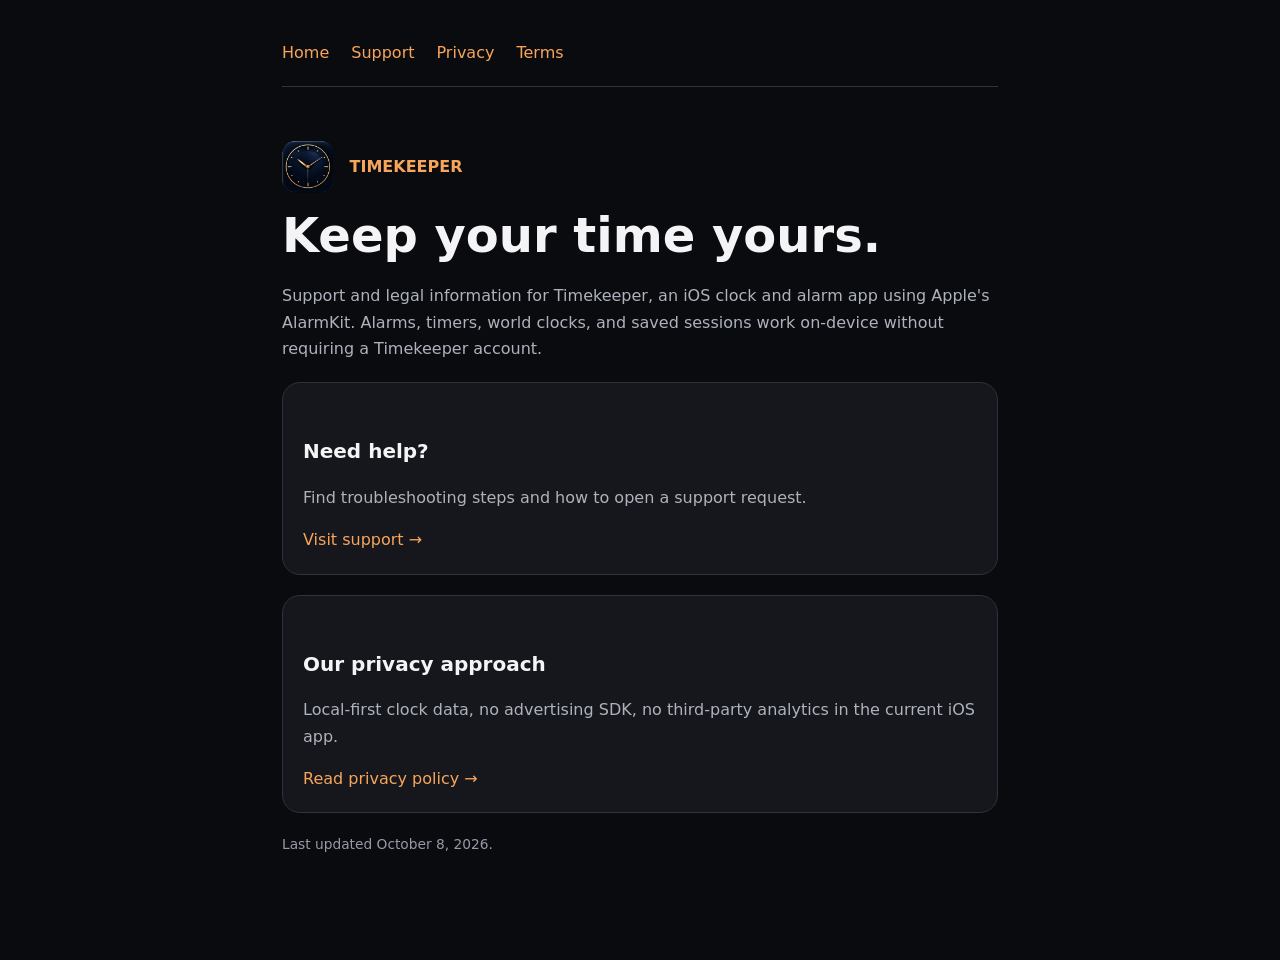
<file: index.html>
<!doctype html><html lang="en"><head><meta charset="utf-8"><meta name="viewport" content="width=device-width,initial-scale=1"><title>Timekeeper — Support & Legal</title><link rel="icon" type="image/png" href="favicon.png"><link rel="apple-touch-icon" href="apple-touch-icon.png"><link rel="stylesheet" href="style.css"></head><body><main>
<nav><a href="index.html">Home</a><a href="support.html">Support</a><a href="privacy.html">Privacy</a><a href="terms.html">Terms</a></nav>
<p class="brand"><img src="apple-touch-icon.png" alt="" width="52" height="52" style="border-radius:12px; vertical-align:middle; margin-right:10px"> TIMEKEEPER</p>
<h1>Keep your time yours.</h1>
<p>Support and legal information for Timekeeper, an iOS clock and alarm app using Apple's AlarmKit. Alarms, timers, world clocks, and saved sessions work on-device without requiring a Timekeeper account.</p>
<div class="card"><h2>Need help?</h2><p>Find troubleshooting steps and how to open a support request.</p><a href="support.html">Visit support →</a></div>
<div class="card"><h2>Our privacy approach</h2><p>Local-first clock data, no advertising SDK, no third-party analytics in the current iOS app.</p><a href="privacy.html">Read privacy policy →</a></div>
<p class="small">Last updated October 8, 2026.</p></main></body></html>
</file>
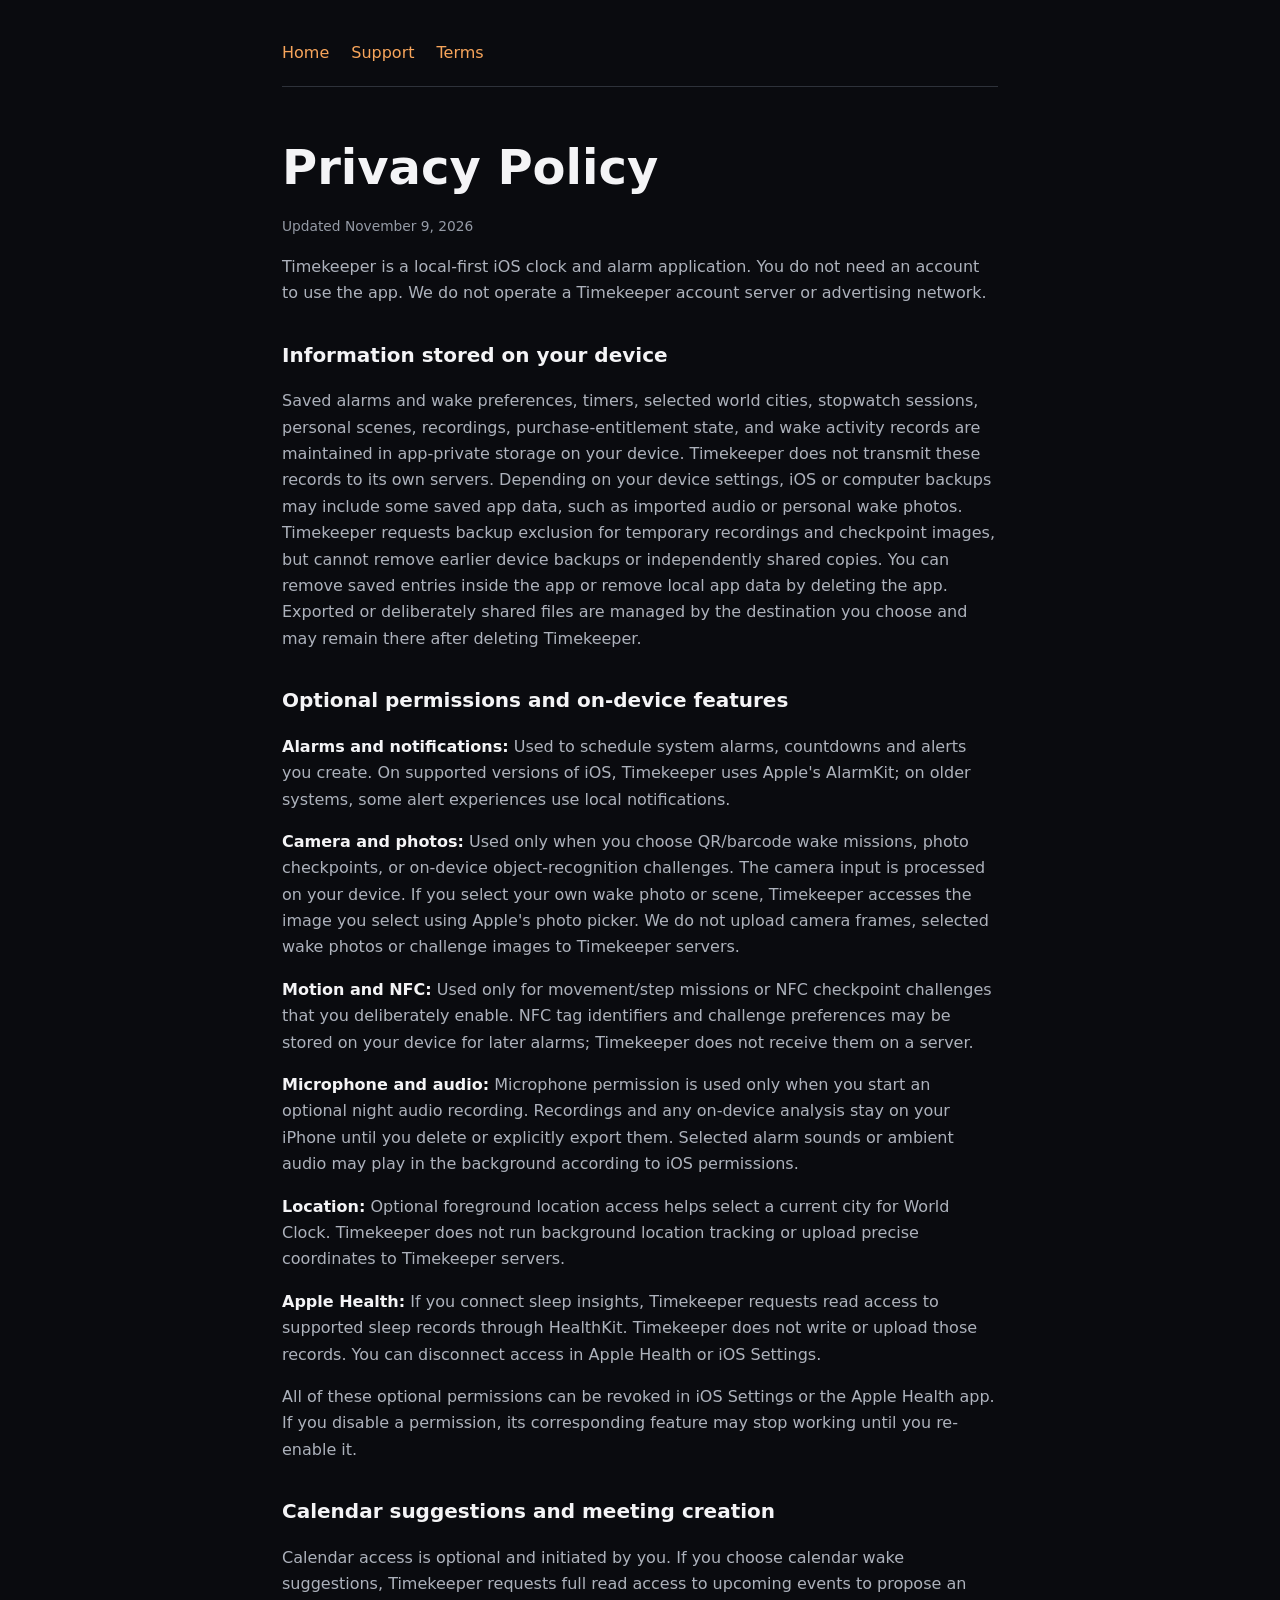
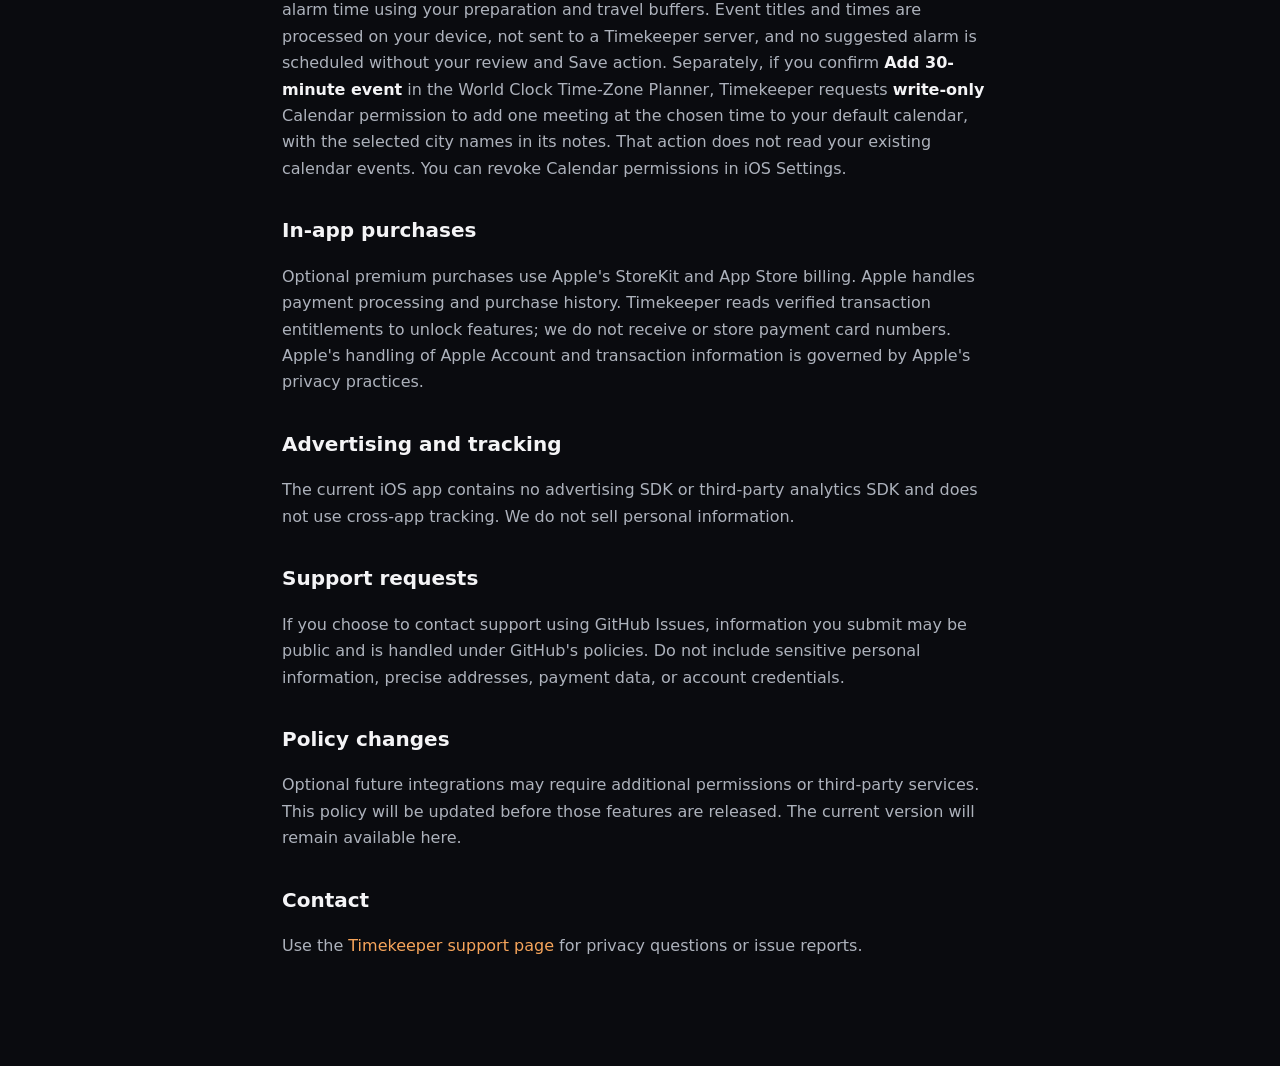
<file: privacy.html>
<!doctype html><html lang="en"><head><meta charset="utf-8"><meta name="viewport" content="width=device-width,initial-scale=1"><title>Privacy Policy — Timekeeper</title><link rel="icon" type="image/png" href="favicon.png"><link rel="apple-touch-icon" href="apple-touch-icon.png"><link rel="stylesheet" href="style.css"></head><body><main>
<nav><a href="index.html">Home</a><a href="support.html">Support</a><a href="terms.html">Terms</a></nav>
<h1>Privacy Policy</h1><p class="small">Updated November 9, 2026</p>
<p>Timekeeper is a local-first iOS clock and alarm application. You do not need an account to use the app. We do not operate a Timekeeper account server or advertising network.</p>
<h2>Information stored on your device</h2>
<p>Saved alarms and wake preferences, timers, selected world cities, stopwatch sessions, personal scenes, recordings, purchase-entitlement state, and wake activity records are maintained in app-private storage on your device. Timekeeper does not transmit these records to its own servers. Depending on your device settings, iOS or computer backups may include some saved app data, such as imported audio or personal wake photos. Timekeeper requests backup exclusion for temporary recordings and checkpoint images, but cannot remove earlier device backups or independently shared copies. You can remove saved entries inside the app or remove local app data by deleting the app. Exported or deliberately shared files are managed by the destination you choose and may remain there after deleting Timekeeper.</p>
<h2>Optional permissions and on-device features</h2>
<p><strong>Alarms and notifications:</strong> Used to schedule system alarms, countdowns and alerts you create. On supported versions of iOS, Timekeeper uses Apple's AlarmKit; on older systems, some alert experiences use local notifications.</p>
<p><strong>Camera and photos:</strong> Used only when you choose QR/barcode wake missions, photo checkpoints, or on-device object-recognition challenges. The camera input is processed on your device. If you select your own wake photo or scene, Timekeeper accesses the image you select using Apple's photo picker. We do not upload camera frames, selected wake photos or challenge images to Timekeeper servers.</p>
<p><strong>Motion and NFC:</strong> Used only for movement/step missions or NFC checkpoint challenges that you deliberately enable. NFC tag identifiers and challenge preferences may be stored on your device for later alarms; Timekeeper does not receive them on a server.</p>
<p><strong>Microphone and audio:</strong> Microphone permission is used only when you start an optional night audio recording. Recordings and any on-device analysis stay on your iPhone until you delete or explicitly export them. Selected alarm sounds or ambient audio may play in the background according to iOS permissions.</p>
<p><strong>Location:</strong> Optional foreground location access helps select a current city for World Clock. Timekeeper does not run background location tracking or upload precise coordinates to Timekeeper servers.</p>
<p><strong>Apple Health:</strong> If you connect sleep insights, Timekeeper requests read access to supported sleep records through HealthKit. Timekeeper does not write or upload those records. You can disconnect access in Apple Health or iOS Settings.</p>
<p>All of these optional permissions can be revoked in iOS Settings or the Apple Health app. If you disable a permission, its corresponding feature may stop working until you re-enable it.</p>
<h2>Calendar suggestions and meeting creation</h2><p>Calendar access is optional and initiated by you. If you choose calendar wake suggestions, Timekeeper requests full read access to upcoming events to propose an alarm time using your preparation and travel buffers. Event titles and times are processed on your device, not sent to a Timekeeper server, and no suggested alarm is scheduled without your review and Save action. Separately, if you confirm <strong>Add 30-minute event</strong> in the World Clock Time-Zone Planner, Timekeeper requests <strong>write-only</strong> Calendar permission to add one meeting at the chosen time to your default calendar, with the selected city names in its notes. That action does not read your existing calendar events. You can revoke Calendar permissions in iOS Settings.</p>
<h2>In-app purchases</h2>
<p>Optional premium purchases use Apple's StoreKit and App Store billing. Apple handles payment processing and purchase history. Timekeeper reads verified transaction entitlements to unlock features; we do not receive or store payment card numbers. Apple's handling of Apple Account and transaction information is governed by Apple's privacy practices.</p>
<h2>Advertising and tracking</h2><p>The current iOS app contains no advertising SDK or third-party analytics SDK and does not use cross-app tracking. We do not sell personal information.</p>
<h2>Support requests</h2><p>If you choose to contact support using GitHub Issues, information you submit may be public and is handled under GitHub's policies. Do not include sensitive personal information, precise addresses, payment data, or account credentials.</p>
<h2>Policy changes</h2><p>Optional future integrations may require additional permissions or third-party services. This policy will be updated before those features are released. The current version will remain available here.</p>
<h2>Contact</h2><p>Use the <a href="support.html">Timekeeper support page</a> for privacy questions or issue reports.</p>
</main></body></html>
</file>
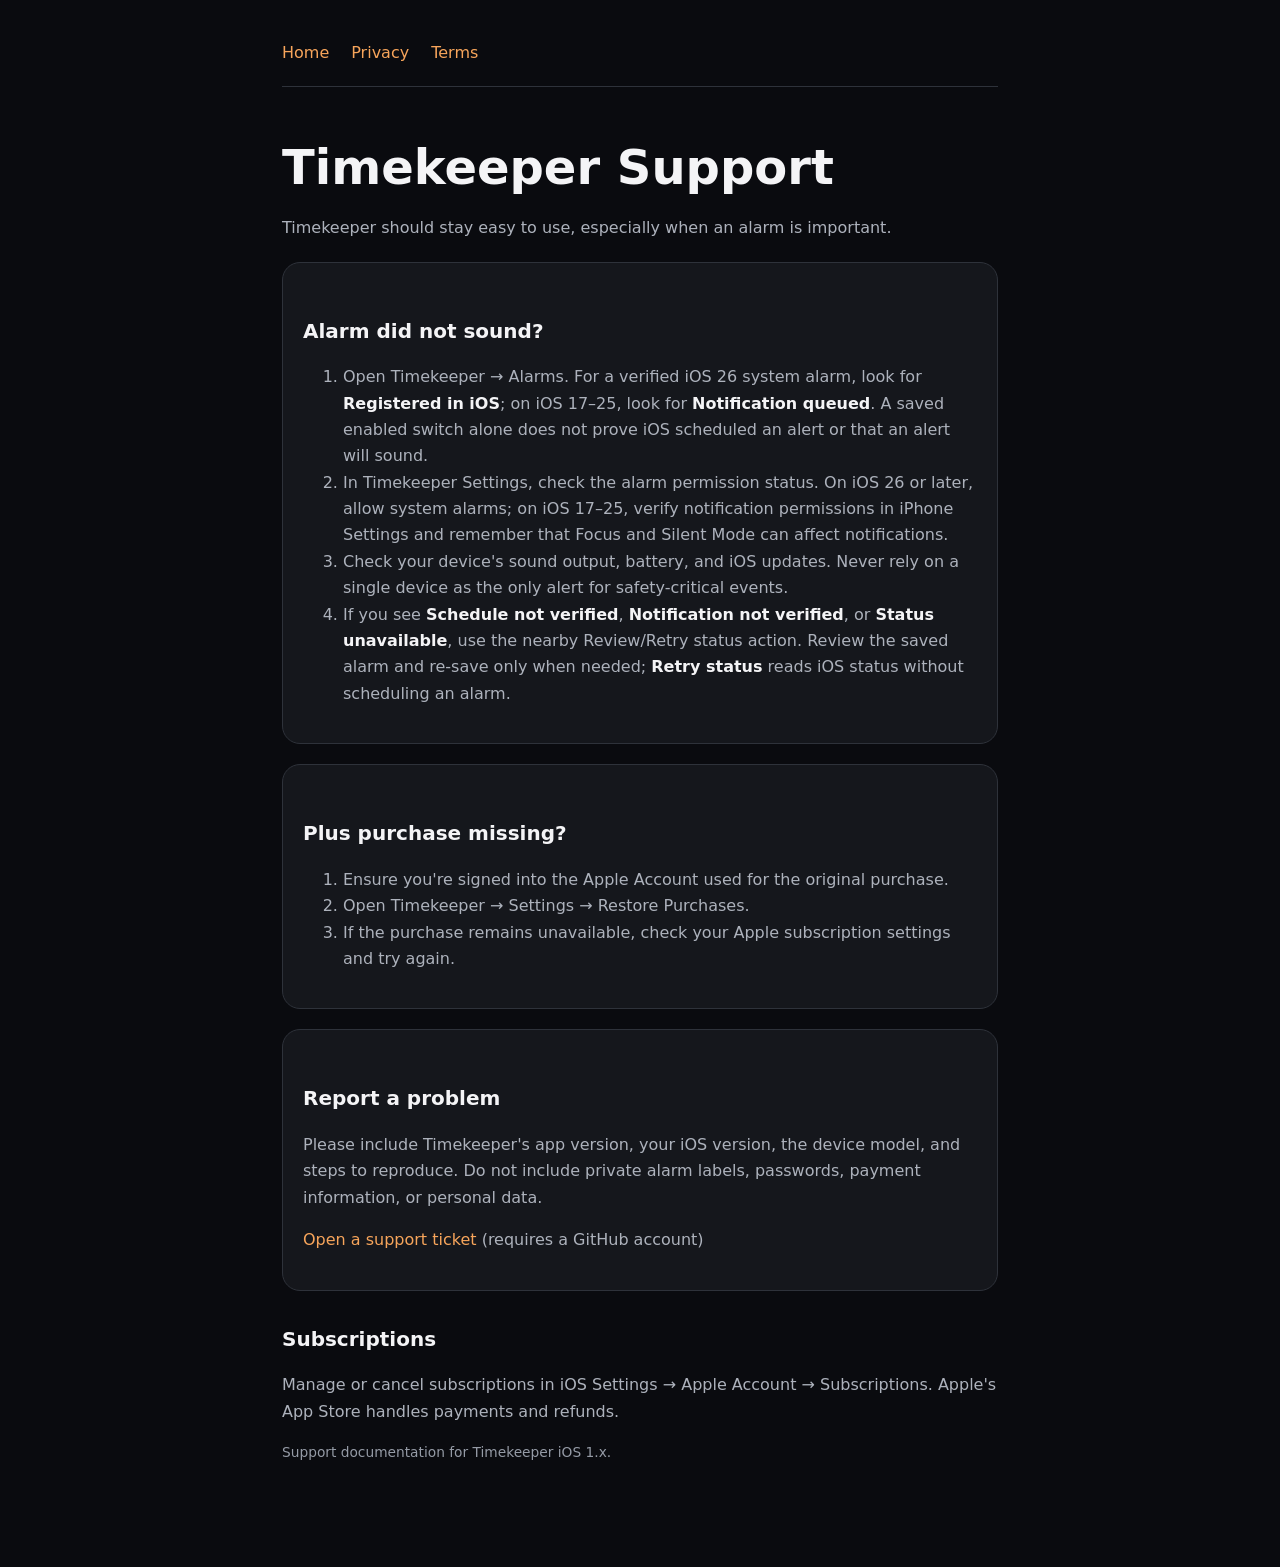
<file: support.html>
<!doctype html><html lang="en"><head><meta charset="utf-8"><meta name="viewport" content="width=device-width,initial-scale=1"><title>Support — Timekeeper</title><link rel="icon" type="image/png" href="favicon.png"><link rel="apple-touch-icon" href="apple-touch-icon.png"><link rel="stylesheet" href="style.css"></head><body><main>
<nav><a href="index.html">Home</a><a href="privacy.html">Privacy</a><a href="terms.html">Terms</a></nav>
<h1>Timekeeper Support</h1>
<p>Timekeeper should stay easy to use, especially when an alarm is important.</p>
<div class="card"><h2>Alarm did not sound?</h2><ol>
<li>Open Timekeeper → Alarms. For a verified iOS 26 system alarm, look for <strong>Registered in iOS</strong>; on iOS 17–25, look for <strong>Notification queued</strong>. A saved enabled switch alone does not prove iOS scheduled an alert or that an alert will sound.</li>
<li>In Timekeeper Settings, check the alarm permission status. On iOS 26 or later, allow system alarms; on iOS 17–25, verify notification permissions in iPhone Settings and remember that Focus and Silent Mode can affect notifications.</li>
<li>Check your device's sound output, battery, and iOS updates. Never rely on a single device as the only alert for safety-critical events.</li>
<li>If you see <strong>Schedule not verified</strong>, <strong>Notification not verified</strong>, or <strong>Status unavailable</strong>, use the nearby Review/Retry status action. Review the saved alarm and re-save only when needed; <strong>Retry status</strong> reads iOS status without scheduling an alarm.</li>
</ol></div>
<div class="card"><h2>Plus purchase missing?</h2><ol>
<li>Ensure you're signed into the Apple Account used for the original purchase.</li>
<li>Open Timekeeper → Settings → Restore Purchases.</li>
<li>If the purchase remains unavailable, check your Apple subscription settings and try again.</li>
</ol></div>
<div class="card"><h2>Report a problem</h2>
<p>Please include Timekeeper's app version, your iOS version, the device model, and steps to reproduce. Do not include private alarm labels, passwords, payment information, or personal data.</p>
<p><a href="https://github.com/L1gh7C0d35/timekeeper-support/issues/new">Open a support ticket</a> (requires a GitHub account)</p>
</div>
<h2>Subscriptions</h2><p>Manage or cancel subscriptions in iOS Settings → Apple Account → Subscriptions. Apple's App Store handles payments and refunds.</p>
<p class="small">Support documentation for Timekeeper iOS 1.x.</p>
</main></body></html>
</file>
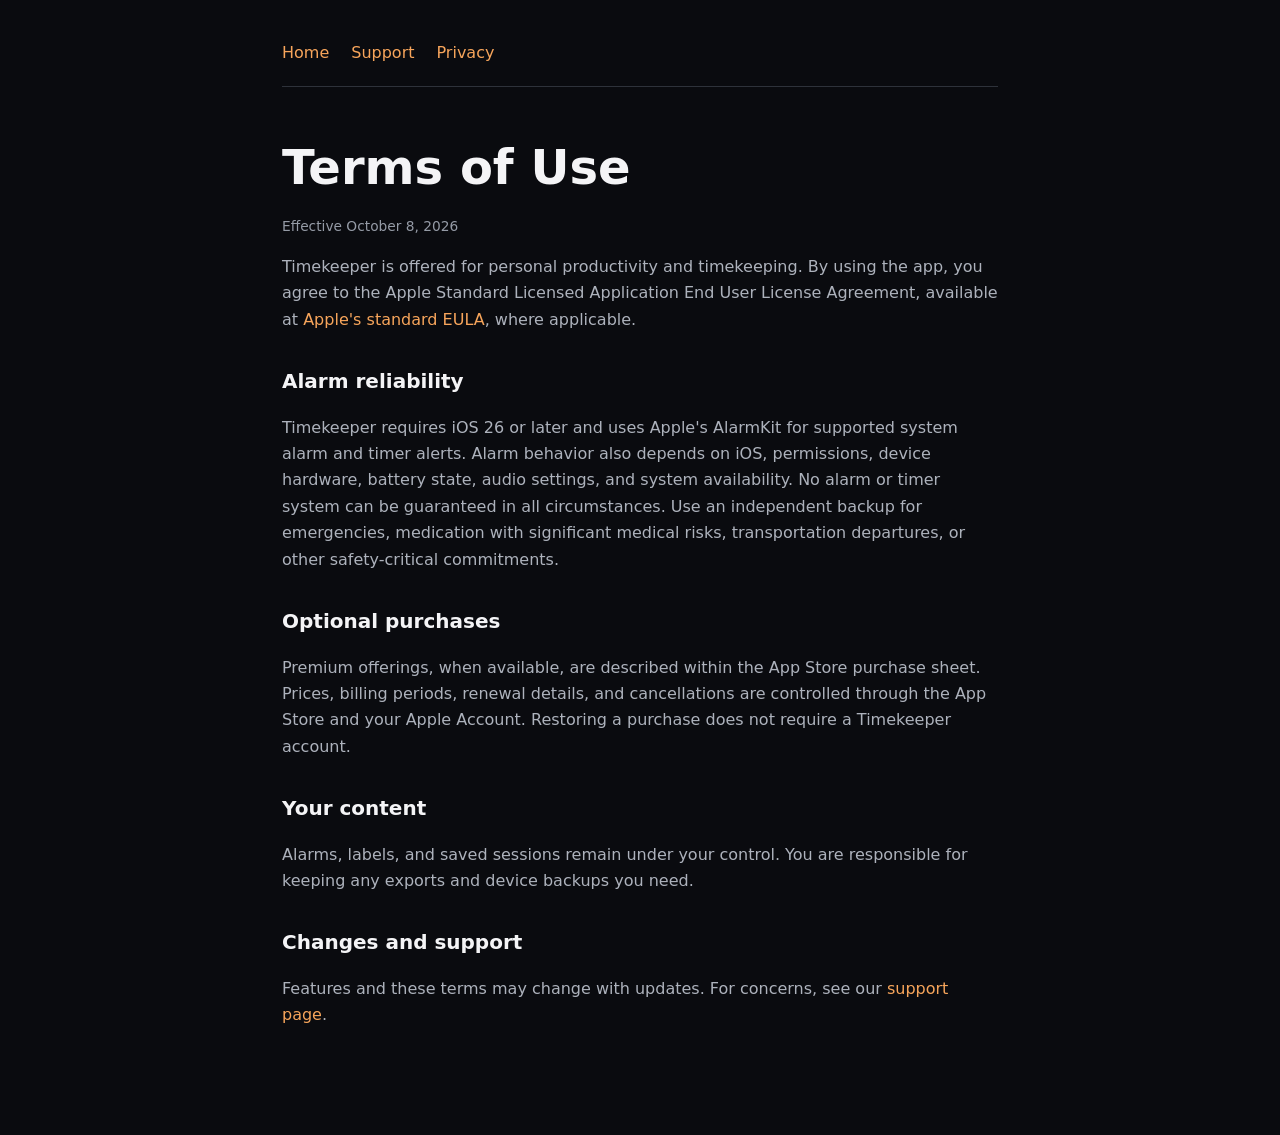
<file: terms.html>
<!doctype html><html lang="en"><head><meta charset="utf-8"><meta name="viewport" content="width=device-width,initial-scale=1"><title>Terms — Timekeeper</title><link rel="icon" type="image/png" href="favicon.png"><link rel="apple-touch-icon" href="apple-touch-icon.png"><link rel="stylesheet" href="style.css"></head><body><main>
<nav><a href="index.html">Home</a><a href="support.html">Support</a><a href="privacy.html">Privacy</a></nav>
<h1>Terms of Use</h1><p class="small">Effective October 8, 2026</p>
<p>Timekeeper is offered for personal productivity and timekeeping. By using the app, you agree to the Apple Standard Licensed Application End User License Agreement, available at <a href="https://www.apple.com/legal/internet-services/itunes/dev/stdeula/">Apple's standard EULA</a>, where applicable.</p>
<h2>Alarm reliability</h2><p>Timekeeper requires iOS 26 or later and uses Apple's AlarmKit for supported system alarm and timer alerts. Alarm behavior also depends on iOS, permissions, device hardware, battery state, audio settings, and system availability. No alarm or timer system can be guaranteed in all circumstances. Use an independent backup for emergencies, medication with significant medical risks, transportation departures, or other safety-critical commitments.</p>
<h2>Optional purchases</h2><p>Premium offerings, when available, are described within the App Store purchase sheet. Prices, billing periods, renewal details, and cancellations are controlled through the App Store and your Apple Account. Restoring a purchase does not require a Timekeeper account.</p>
<h2>Your content</h2><p>Alarms, labels, and saved sessions remain under your control. You are responsible for keeping any exports and device backups you need.</p>
<h2>Changes and support</h2><p>Features and these terms may change with updates. For concerns, see our <a href="support.html">support page</a>.</p>
</main></body></html>
</file>
<file: style.css>
:root {color-scheme:dark;--bg:#0a0b0f;--panel:#15171c;--line:#2e323a;--text:#f4f4f6;--muted:#adb2bc;--sun:#f7a55b;}
*{box-sizing:border-box}
body{margin:0;background:var(--bg);color:var(--text);font:16px/1.65 -apple-system,BlinkMacSystemFont,system-ui,sans-serif}
main{max-width:760px;margin:0 auto;padding:40px 22px 90px}
nav{display:flex;gap:22px;flex-wrap:wrap;margin-bottom:54px;padding-bottom:20px;border-bottom:1px solid var(--line)}
a{color:var(--sun);text-decoration:none}a:hover{text-decoration:underline}
h1{font-size:clamp(2rem,5vw,3rem);line-height:1.12;margin:0 0 20px}h2{font-size:1.25rem;margin-top:32px}
p,li{color:var(--muted)}strong{color:var(--text)}
.card{background:var(--panel);border:1px solid var(--line);border-radius:18px;padding:20px;margin:20px 0}
.small{font-size:.86rem;color:#959ba6}
.brand{color:var(--sun);font-weight:700}
</file>
